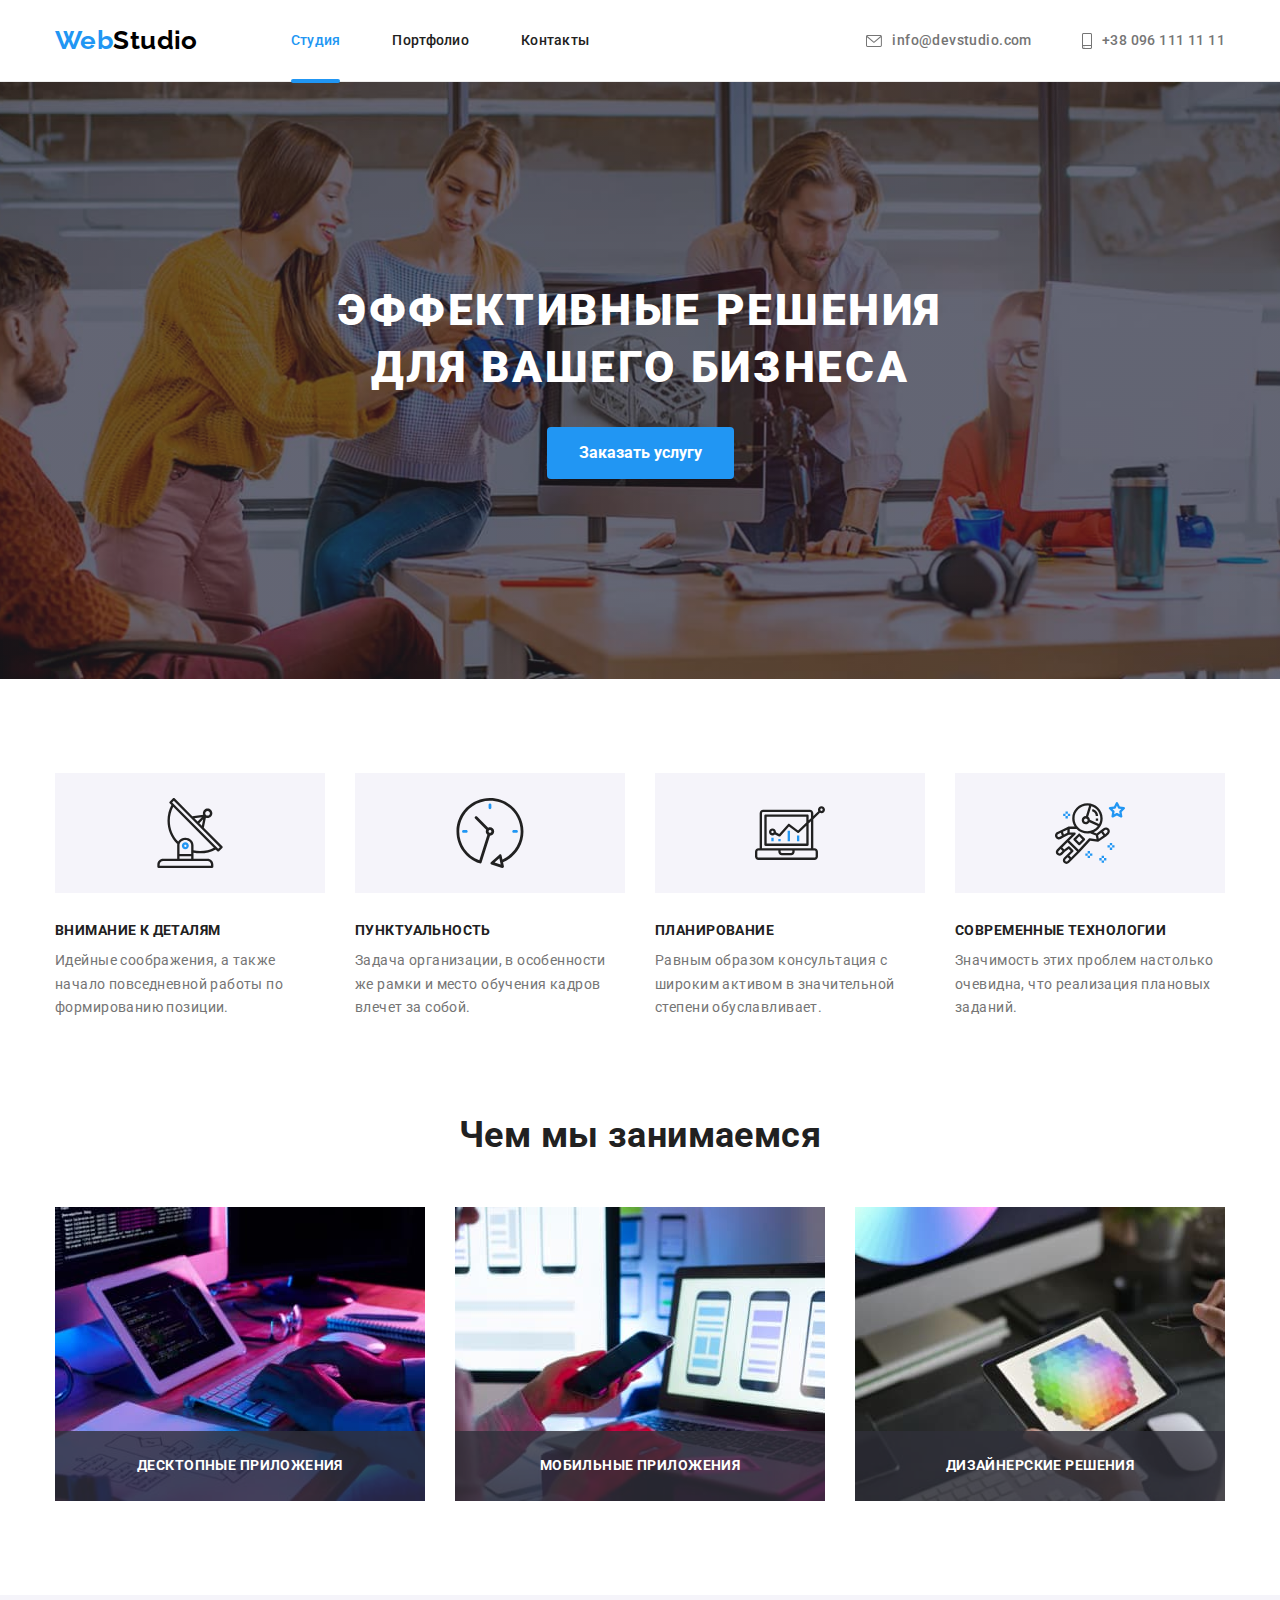
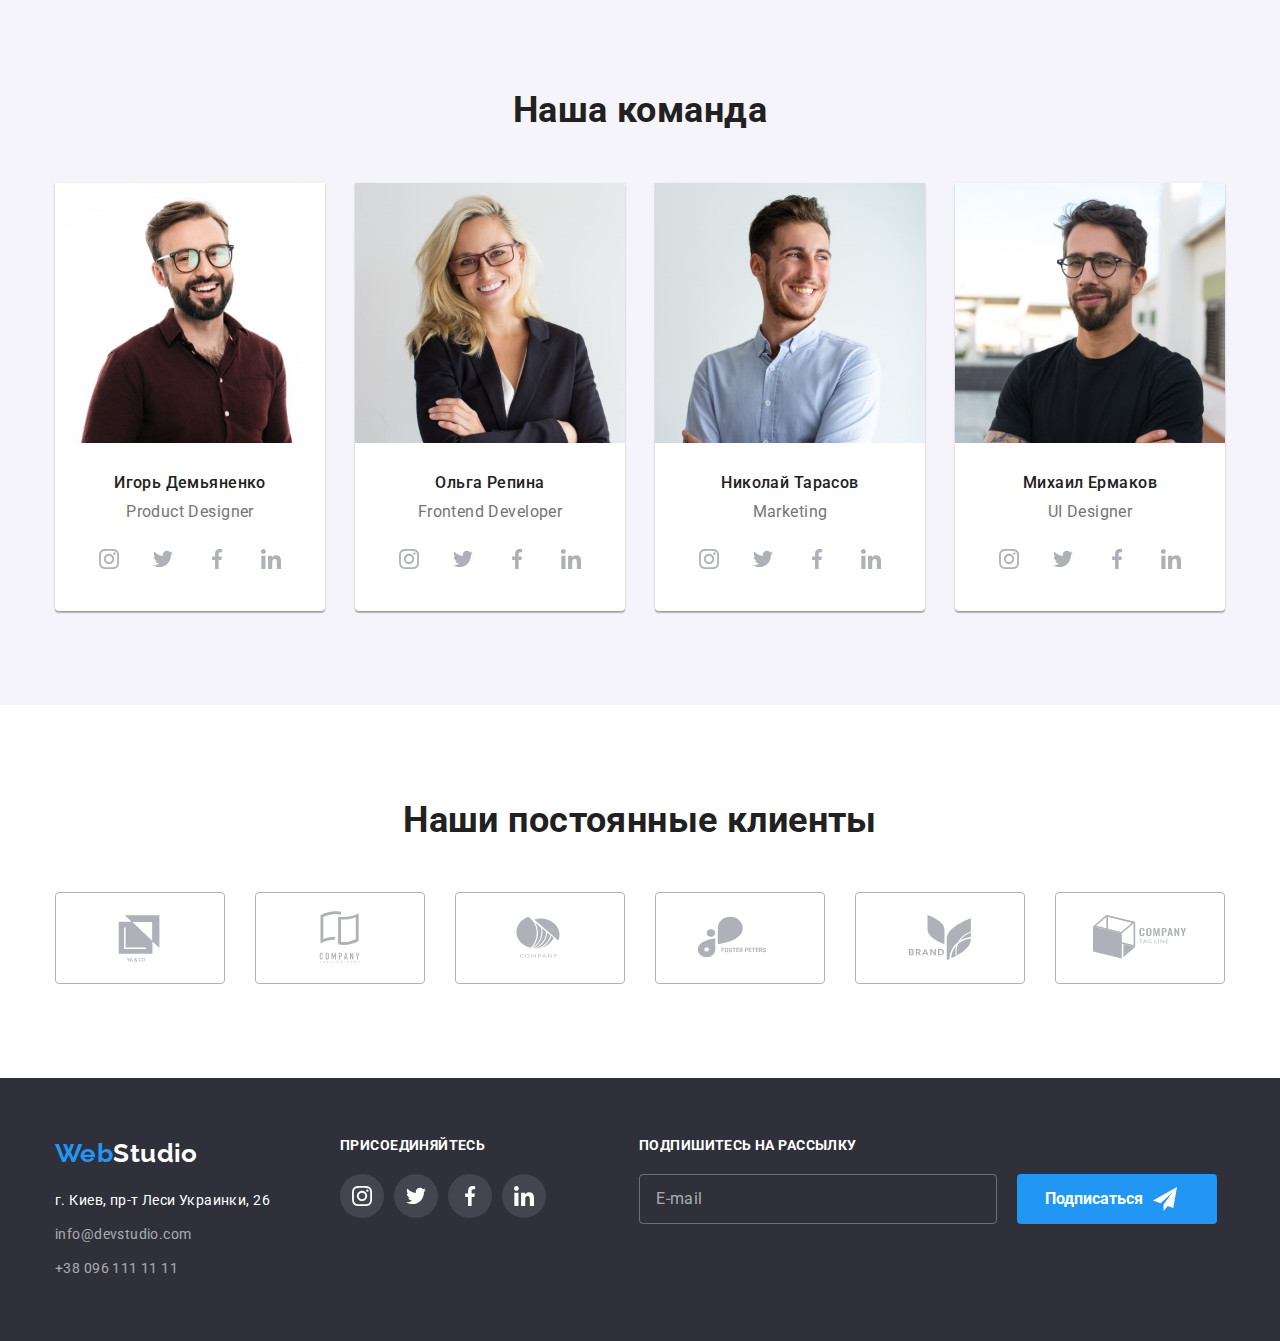
<file: index.html>
<!DOCTYPE html>
<html lang="en">
<head>
    <meta charset="UTF-8">
    <meta http-equiv="X-UA-Compatible" content="IE=edge">
    <meta name="viewport" content="width=device-width, initial-scale=1.0">
    <title>Document</title>
    <link rel="preconnect" href="https://fonts.googleapis.com">
    <link rel="preconnect" href="https://fonts.gstatic.com" crossorigin>
    <link href="https://fonts.googleapis.com/css2?family=Raleway:wght@700&family=Roboto:wght@400;500;700;900&display=swap"
        rel="stylesheet">
        <link rel="stylesheet" href="https://cdnjs.cloudflare.com/ajax/libs/modern-normalize/1.1.0/modern-normalize.min.css">
    <link rel="stylesheet" type="text/css" href="./css/style.css" />
</head>
<body>
  <!--Site header-->  
<header class="header">
    <div class="container header-container">
   <nav class="header-nav">  <!--Navigation-->
      <a href="/" class="logo link">Web<span class="logo-2-part link">Studio</span></a> <!--home page link-->
        <ul class="header-nav-list">
            <li class="header-nav-item"><a href="./index.html" class="header-nav-link link current">Студия</a></li>
            <li class="header-nav-item"><a href="./portfolio.html" class="header-nav-link link">Портфолио</a></li>
            <li class="header-nav-item"><a href="" class="header-nav-link link">Контакты</a></li>
        </ul>
   </nav> 
        <ul class="contacts"> <!--Contacts-->
            <li class="contacts-item"> 
                <a href="mailto:info@devstudio.com" class="contacts-link link">
                    <svg class="icon-header" style=" width: 16px; height: 12px;">
                        <use href="./images/symbol-defs.svg#icon-mail ">
                        </use>
                    </svg>
                    info@devstudio.com</a>
                </li>
            <li class="contacts-item">
                <a href="tel:+380961111111 " class="contacts-link link"><svg class="icon-header" style="width: 10px; height: 16px;">
                    <use href="./images/symbol-defs.svg#icon-tel"></use>
                    </svg>
                    +38 096 111 11 11</a>
            </li>
        </ul>
        </div>
</header>
<main>
    <!--Main content-->
    <section class="hero">
        <div class="container">
        <h1 class="hero-title">Эффективные решения для вашего бизнеса</h1>
        <button type="button" name="button" class="hero-button" data-open-modal>Заказать услугу</button> <!--Road to the page with prices-->
        </div>
    </section>
    <section class="section">
        <div class="container">
        <h2 class="visually-hidden">Наши преимущества</h2> <!--hidden by styles-->
        <ul class="advantage">
            <li class="advantage-item">
                <div class="icon-container">
                <svg class="icon-advantage" width="70px" height="70px">
                    <use href= "./images/symbol-defs.svg#icon-antenna"></use>
                </svg>
                </div>
                <h3 class="advantage-title">Внимание к деталям</h3>
                <p class="advantage-text">Идейные соображения, а также начало повседневной работы по формированию позиции.</p>
            </li>
            <li class="advantage-item">
                <div class="icon-container">
                <svg class="icon-advantage" width="70px" height="70px">
                    <use href="./images/symbol-defs.svg#icon-clock"></use>
                </svg>
                </div>
                <h3 class="advantage-title">Пунктуальность</h3>
                <p class="advantage-text">Задача организации, в особенности же рамки и место обучения кадров влечет за собой.</p>
            </li>
            <li class="advantage-item">
                <div class="icon-container">
             <svg class="icon-advantage" width="70px" height="70px">
                 <use href="./images/symbol-defs.svg#icon-diagram"></use>
            </svg>
            </div>
                <h3 class="advantage-title">Планирование</h3>
                <p class="advantage-text">Равным образом консультация с широким активом в значительной степени обуславливает.</p>
            </li>
            <li class="advantage-item">
                <div class="icon-container">
                <svg class="icon-advantage" width="70px" height="70px">
                    <use href="./images/symbol-defs.svg#icon-astronaut"></use>
                </svg>
                </div>
                <h3 class="advantage-title">Современные технологии</h3>
                <p class="advantage-text">Значимость этих проблем настолько очевидна, что реализация плановых заданий.</p>
            </li>
        </ul>
        </div>
    </section>
    <section class="section works">
        <div class="container">
        <h2 class="works-title">Чем мы занимаемся</h2> 
        <ul class=" works-list">
            <li class="works-item">
                <img class="work-link" src="./images/what_are_we_doing/hand_on_keyboard.jpg" alt=" hand on keyboard" width="370" height="295">
            <div class="works-link-cont">
                <h3 class="works-link-title">
                    ДЕСКТОПНЫЕ ПРИЛОЖЕНИЯ
                </h3>
            </div>
            </li>
            <li class="works-item">
                <img class="work-link" src="./images/what_are_we_doing/phone_and_laptop.jpg" alt="phone and laptop" width="370" height="295">
            <div class="works-link-cont">
                <h3 class="works-link-title">
                    МОБИЛЬНЫЕ ПРИЛОЖЕНИЯ
                </h3>
            </div>
            </li>
            <li class="works-item">
                <img class="work-link" src="./images/what_are_we_doing/tablet.jpg" alt="tablet" width="370" height="295">
            <div class="works-link-cont">
                <h3 class="works-link-title">
                    ДИЗАЙНЕРСКИЕ РЕШЕНИЯ 
                </h3>
            </div>
            </li>
        </ul>
        </div>
    </section>
    <section class="section team">
        <div class="container">
        <h2 class="team-main-title">Наша команда</h2>
        <ul class="team-list">
            <li class="team-item">
                <img src="./images/our_team/igor_demyanenko.jpg" alt="Igor Demyanenko" width="270" height="260">
                <div class="team-desc">
                <h3 class="team-title">Игорь Демьяненко</h3>
                <p class="team-text">Product Designer</p>
                <ul class="social-list">
                    <li class="social-item">
                        <a href="" class="social-link link">
                        <svg class="icon-social" width="20px" height="20px">
                            <use href="./images/symbol-defs.svg#icon-instagram">
                            </use>
                        </svg>
                        </a>
                    <li class="social-item">
                        <a href="" class="social-link link">
                            <svg class="icon-social" width="20px" height="20px">
                                <use href="./images/symbol-defs.svg#icon-twitter">
                                </use>
                            </svg>
                        </a>
                    <li class="social-item">
                        <a href="" class="social-link link">
                            <svg class="icon-social"  width="20px" height="20px">
                                <use href="./images/symbol-defs.svg#icon-facebook">
                                </use>
                            </svg>
                        </a>
                         </li>
                    <li class="social-item">
                        <a href="" class="social-link link">
                            <svg class="icon-social" width="20px" height="20px">
                                <use href="./images/symbol-defs.svg#icon-linkedin">
                                </use>
                            </svg>
                        </a>
                </ul>
                </div>
            </li>
            <li class="team-item">
                <img src="./images/our_team/olga_repina.jpg" alt="Olga Repina" width="270" height="260">
                <div class="team-desc">
                <h3 class="team-title">Ольга Репина</h3>
                <p class="team-text">Frontend Developer</p>
                <ul class="social-list">
                    <li class="social-item">
                        <a href="" class="social-link link">
                            <svg class="icon-social" width="20px" height="20px">
                                <use href="./images/symbol-defs.svg#icon-instagram">
                                </use>
                            </svg>
                        </a>
                    <li class="social-item">
                        <a href="" class="social-link link">
                            <svg class="icon-social" width="20px" height="20px">
                                <use href="./images/symbol-defs.svg#icon-twitter">
                                </use>
                            </svg>
                        </a>
                    <li class="social-item">
                        <a href="" class="social-link link">
                            <svg class="icon-social" width="20px" height="20px">
                                <use href="./images/symbol-defs.svg#icon-facebook">
                                </use>
                            </svg>
                        </a>
                    </li>
                    <li class="social-item">
                        <a href="" class="social-link link">
                            <svg class="icon-social" width="20px" height="20px">
                                <use href="./images/symbol-defs.svg#icon-linkedin">
                                </use>width="20px" height="20px"width="20px" height="20px"width="20px" height="20px"width="20px" height="20px"
                            </svg>
                        </a>
                </ul>
                </div>
            </li>
            <li class="team-item">
                <img src="./images/our_team/nikolay_tarasov.jpg" alt="Nikolay Tarasov" width="270" height="260">
                <div class="team-desc">
                <h3 class="team-title">Николай Тарасов</h3>
                <p class="team-text">Marketing</p>
                <ul class="social-list">
                    <li class="social-item">
                        <a href="" class="social-link link">
                            <svg class="icon-social" width="20px" height="20px">
                                <use href="./images/symbol-defs.svg#icon-instagram">
                                </use>
                            </svg>
                        </a>
                    <li class="social-item">
                        <a href="" class="social-link link">
                            <svg class="icon-social" width="20px" height="20px">
                                <use href="./images/symbol-defs.svg#icon-twitter">
                                </use>
                            </svg>
                        </a>
                    <li class="social-item">
                        <a href="" class="social-link link">
                            <svg class="icon-social" width="20px" height="20px">
                                <use href="./images/symbol-defs.svg#icon-facebook">
                                </use>
                            </svg>
                        </a>
                    </li>
                    <li class="social-item">
                        <a href="" class="social-link link">
                            <svg class="icon-social" width="20px" height="20px">
                                <use href="./images/symbol-defs.svg#icon-linkedin">
                                </use>
                            </svg>
                        </a>
                </ul>
                </div>
            </li>
            <li class="team-item">
                <img src="./images/our_team/mikhail_ermakov.jpg" alt="Mikhail Ermakov" width="270" height="260">
                <div class="team-desc">
                <h3 class="team-title">Михаил Ермаков</h3>
                <p class="team-text">UI Designer</p>
                <ul class="social-list">
                    <li class="social-item">
                        <a href="" class="social-link link">
                            <svg class="icon-social" width="20px" height="20px">
                                <use href="./images/symbol-defs.svg#icon-instagram">
                                </use>
                            </svg>
                        </a>
                    <li class="social-item">
                        <a href="" class="social-link link">
                            <svg class="icon-social" width="20px" height="20px">
                                <use href="./images/symbol-defs.svg#icon-twitter">
                                </use>
                            </svg>
                        </a>
                    <li class="social-item">
                        <a href="" class="social-link link">
                            <svg class="icon-social" width="20px" height="20px">
                                <use href="./images/symbol-defs.svg#icon-facebook">
                                </use>
                            </svg>
                        </a>
                    </li>
                    <li class="social-item">
                        <a href="" class="social-link link">
                            <svg class="icon-social" width="20px" height="20px">
                                <use href="./images/symbol-defs.svg#icon-linkedin">
                                </use>
                            </svg>
                        </a>
                </ul>
                </div>
            </li>
        </ul>
        </div>
    </section>
    <section class="section clients">
        <div class="container">
            <h2 class="clients-title">Наши постоянные клиенты</h2>
            <ul class="clients-list">
                <li class="clients-item">
                    <a href="" class="clients-link link">
                        <svg class="icon-clients" width="106px" height="60px">
                            <use href="./images/symbol-defs.svg#icon-company1"></use>
                        </svg>
                    </a>
                </li>
                <li class="clients-item">
                    <a href="" class="clients-link link">
                        <svg class="icon-clients"  width="106px" height="60px">
                            <use href="./images/symbol-defs.svg#icon-company2"></use>
                        </svg>
                    </a>
                </li>
                <li class="clients-item">
                    <a href="" class="clients-link link">
                        <svg class="icon-clients" width="106px" height="60px">
                            <use href="./images/symbol-defs.svg#icon-company3"></use>
                        </svg>
                    </a>
                </li>
                <li class="clients-item">
                    <a href="" class="clients-link link">
                        <svg class="icon-clients" width="106px" height="60px">
                            <use href="./images/symbol-defs.svg#icon-company4"></use>
                        </svg>
                    </a>
                </li>
                <li class="clients-item">
                    <a href="" class="clients-link link">
                        <svg class="icon-clients" width="106px" height="60px">
                            <use href="./images/symbol-defs.svg#icon-company5"></use>
                        </svg>
                    </a>
                </li>
                <li class="clients-item">
                    <a href="" class="clients-link link">
                        <svg class="icon-clients" width="106px" height="60px">
                            <use href="./images/symbol-defs.svg#icon-company6"></use>
                        </svg>
                    </a>
                </li>
            </ul>

        </div>

    </section>
</main>
<footer class="footer">
    <div class=" container footer-container">
        <div class="footer-block">
        <a href="/" class="logo-footer link">Web<span class="logo-2-part-footer link">Studio</span></a>
        <address class="address ">
            <!--Contacts-->
            <ul class="footer-contacts">
                <li class="footer-item real-address">г. Киев, пр-т Леси Украинки, 26</li>
                <li class="footer-item"><a href="mailto:info@devstudio.com" class="footer-link link">info@devstudio.com</a>
                </li>
                <li class="footer-item"><a href="tel:+380961111111 " class="footer-link link">+38 096 111 11 11</a></li>
            </ul>
    </address>
        </div>
        <div class="footer-block">
        <h3 class="footer-social-title">ПРИСОЕДИНЯЙТЕСЬ</h3>
        <ul class="social-list-footer">
            <li class="social-item-footer">
                <a href="" class="social-link-footer link">
                    <svg class="icon-social-footer" style="width: 20px; height: 20px;">
                        <use href="./images/symbol-defs.svg#icon-instagram">
                        </use>
                    </svg>
                </a>
            <li class="social-item-footer">
                <a href="" class="social-link-footer link">
                    <svg class="icon-social-footer" style="width: 20px; height: 20px;">
                        <use href="./images/symbol-defs.svg#icon-twitter">
                        </use>
                    </svg>
                </a>
            <li class="social-item-footer">
                <a href="" class="social-link-footer link">
                    <svg class="icon-social-footer" style="width: 20px; height: 20px;">
                        <use href="./images/symbol-defs.svg#icon-facebook">
                        </use>
                    </svg>
                </a>
            </li>
            <li class="social-item-footer">
                <a href="" class="social-link-footer link">
                    <svg class="icon-social-footer" style="width: 20px; height: 20px;">
                        <use href="./images/symbol-defs.svg#icon-linkedin">
                        </use>
                    </svg>
                </a>
        </ul>
        </div>
        <div class="footer-block">
            <label class="footer-label">Подпишитесь на рассылку</label>
            <div class="footer-mailing">
            <input class="footer-input" type="email" name="mail" id="mail" placeholder="E-mail" />
            <button class="footer-submit-btn" type="submit">Подписаться 
                <svg class="icon-footer-send" width="24px" height="24px">
                    <use href="./images/symbol-defs.svg#icon-footer-send">
                    </use>
                </svg>
            </button>
            </div>
        </div>
    </div>
        
</footer>
        <div class="backdrop is-hidden" data-backdrop>
            <div class="modal">
                <p class="modal-title">Оставьте свои данные, мы вам перезвоним</p>
                <button type="button" name="button" class="btn-modal" data-close-modal>
                    <svg class="icon-close-black" width="18px" height="18px">
                        <use href="./images/symbol-defs.svg#icon-close-black">
                        </use>
                    </svg>
                </button>
                <form action="" class="modal-form">
                    <div class="form-field">
                        <label for="name">
                            Имя</label>
                        <span class="input-wrapper">
                        <input class="modal-input" type="text" name="name" id="name"  autofocus />
                        <svg class="modal-icons" width="18px" height="18px">
                         <use href="./images/symbol-defs.svg#icon-modal-name">
                        </use>
                        </svg></span>
                    </div>
                    <div class="form-field">
                        <label for="tel">Телефон</label>
                        <span class="input-wrapper">
                        <input class="modal-input" type="tel" name="tel" id="tel"  />
                        <svg class="modal-icons" width="18px" height="18px">
                         <use href="./images/symbol-defs.svg#icon-modal-tel">
                        </use>
                        </svg></span>
                    </div>
                
                    <div class="form-field">
                        <label for="mail">Почта</label>
                        <span class="input-wrapper">
                        <input class="modal-input" type="email" name="mail" id="mail"  />
                        <svg class="modal-icons" width="18px" height="18px">
                         <use href="./images/symbol-defs.svg#icon-modal-email">
                        </use>
                        </svg></span>
                    </div>
                    <div class="form-field">
                        <label for="comment">Комментарий</label>
                        <textarea  class="modal-comment" name="comment" id="comment" rows="8" placeholder="Введите текст"></textarea>
                    </div>
                        <input class="modal-checkbox visually-hidden" type="checkbox" name="policy"  id="modal-checkbox" />
                        <label for="modal-checkbox" class="check-text">
                        <span>
                            <svg class="icon-check" width="11px" height="8px">
                                <use href="./images/symbol-defs.svg#icon-check"></use>
                            </svg>
                        </span>
                        Соглашаюсь с рассылкой и принимаю&nbsp;<a href="">Условия договора</a></label>
                    <button class="submit-btn" type="submit">Отправить</button>
                </form>
            </div>
        </div>
<script src="./js/modal.js"></script>
</body>
</html>
</file>
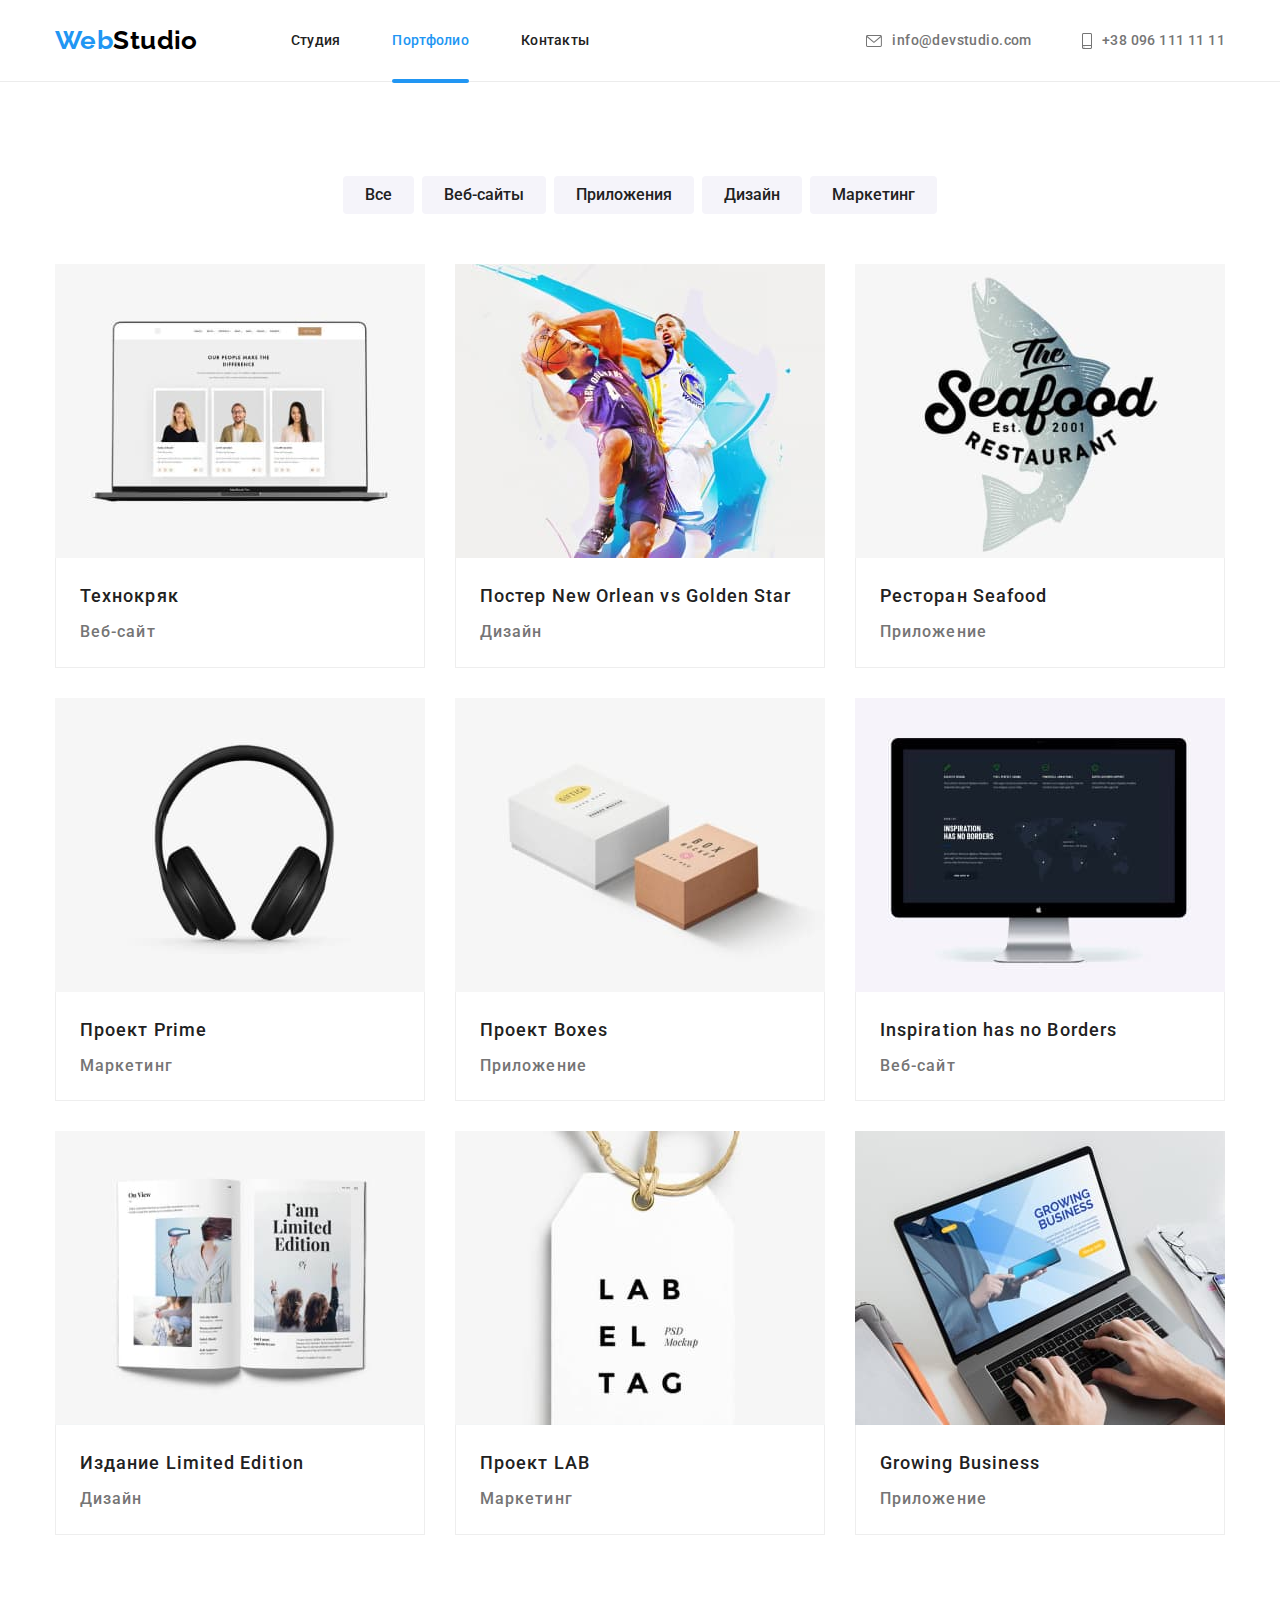
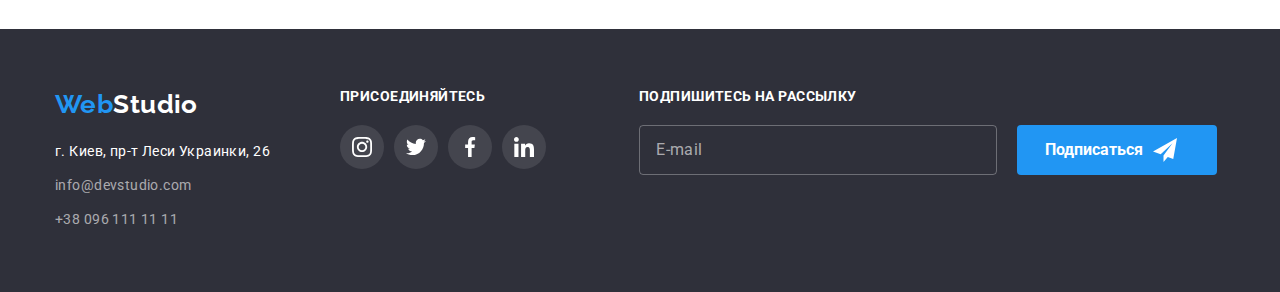
<file: portfolio.html>
<!DOCTYPE html>
<html lang="en">
  <head>
    <meta charset="UTF-8" />
    <meta http-equiv="X-UA-Compatible" content="IE=edge" />
    <meta name="viewport" content="width=device-width, initial-scale=1.0" />
    <title>Document</title>
    <link rel="preconnect" href="https://fonts.googleapis.com" />
    <link rel="preconnect" href="https://fonts.gstatic.com" crossorigin />
    <link
      href="https://fonts.googleapis.com/css2?family=Raleway:wght@700&family=Roboto:wght@400;500;700;900&display=swap"
      rel="stylesheet"
    />
    <link rel="stylesheet" href="https://cdnjs.cloudflare.com/ajax/libs/modern-normalize/1.1.0/modern-normalize.min.css">
    <link rel="stylesheet" type="text/css" href="./css/style.css" />
  </head>
  <body>
    <!--Site header-->
<header class="header">
  <div class="container header-container">
    <nav class="header-nav">
      <!--Navigation-->
      <a href="/" class="logo link">Web<span class="logo-2-part link">Studio</span></a>
      <!--home page link-->
      <ul class="header-nav-list">
        <li class="header-nav-item"><a href="./index.html" class="header-nav-link link">Студия</a></li>
        <li class="header-nav-item"><a href="./portfolio.html" class="header-nav-link link current">Портфолио</a></li>
        <li class="header-nav-item"><a href="" class="header-nav-link link">Контакты</a></li>
      </ul>
    </nav>
    <ul class="contacts">
      <!--Contacts-->
      <li class="contacts-item">
        <a href="mailto:info@devstudio.com" class="contacts-link link">
          <svg class="icon-header" style=" width: 16px; height: 12px;">
            <use href="./images/symbol-defs.svg#icon-mail ">
            </use>
          </svg>
          info@devstudio.com</a>
      </li>
      <li class="contacts-item">
        <a href="tel:+380961111111 " class="contacts-link link"><svg class="icon-header"
            style="width: 10px; height: 16px;">
            <use href="./images/symbol-defs.svg#icon-tel"></use>
          </svg>
          +38 096 111 11 11</a>
      </li>
    </ul>
  </div>
</header>
    <main>
      <!-- Main content -->
      <section class="section">
        <div class="container">
      <h1 class="visually-hidden">Страница портфолио</h1>
      <!--Hidden by styles-->
        <ul class="portfolio-nav">
          <!--navigation on portfolio-->
          <li class="portfolio-nav-item" ><button type="button" class="button">Все</button></li>
          <li class="portfolio-nav-item" ><button type="button" class="button">Веб-сайты</button></li>
          <li class="portfolio-nav-item" ><button type="button" class="button">Приложения</button></li>
          <li class="portfolio-nav-item" ><button type="button" class="button">Дизайн</button></li>
          <li class="portfolio-nav-item" ><button type="button" class="button">Маркетинг</button></li>
        </ul>
        <!--work example-->
        <ul class="ourworks">
          <li class="ourworks-item" >
            <a href="/" class="ourworks-link link">
            <div class="ourworks-thumb">
              <img src="./images/portfolio/technocrack.jpg" alt="technocrack" 
              width="370"
              height="295"/>
                <p class="product-text">
                  Технокряк это современная площадка распространения коронавируса. Компании используют эту платформу для цифрового
                  шпионажа и атак на защищённые сервера конкурентов.
                </p>
            </div>
              <div class="ourworks-content">
              <h2 class="ourworks-title">Технокряк</h2>
              <p class="ourworks-text">Веб-сайт</p>
              </div>
            </a>
          </li>
          <li class="ourworks-item">
            <a href="/" class="ourworks-link link">
            <div class="ourworks-thumb">
              <img
                src="./images/portfolio/new_orlean_vs_golden_star.jpg"
                alt="new_orlean_vs_golden_star"
                width="370"
                height="295"/> 
                <p class="product-text">
                  Технокряк это современная площадка распространения коронавируса. Компании используют эту платформу для цифрового
                  шпионажа и атак на защищённые сервера конкурентов.
                </p>
              </div>
                <div class="ourworks-content">
              <h2 class="ourworks-title">Постер New Orlean vs Golden Star</h2>
              <p class="ourworks-text">Дизайн</p>
              </div>
            </a>
          </li>
          <li class="ourworks-item" >
            <a href="/" class="ourworks-link link">
            <div class="ourworks-thumb">
              <img
                src="./images/portfolio/seafood.jpg"
                alt="seafood"
                width="370"
                height="295"/>
                
                  <p class="product-text">
                    Технокряк это современная площадка распространения коронавируса. Компании используют эту платформу для цифрового
                    шпионажа и атак на защищённые сервера конкурентов.
                  </p>
               
                </div>
              <div class="ourworks-content">
              <h2 class="ourworks-title">Ресторан Seafood</h2>
              <p class="ourworks-text">Приложение</p>
              </div>
            </a>
          </li>
          <li class="ourworks-item">
            <a href="/" class="ourworks-link link">
            <div class="ourworks-thumb">
              <img
                src="./images/portfolio/prime.jpg"
                alt="prime"
                width="370"
                height="295"
              />
              
              <p class="product-text">
              Технокряк это современная площадка распространения коронавируса. Компании используют эту платформу для цифрового
              шпионажа и атак на защищённые сервера конкурентов.
              </p>
              
              </div>
              <div class="ourworks-content">
              <h2 class="ourworks-title">Проект Prime</h2>
              <p class="ourworks-text">Маркетинг</p>
              </div>
            </a>
          </li>
          <li class="ourworks-item">
            <a href="/" class="ourworks-link link">
            <div class="ourworks-thumb">
              <img
                src="./images/portfolio/boxes.jpg"
                alt="boxes"
                width="370"
                height="295"
              />          
                              <p class="product-text">
                                Технокряк это современная площадка распространения коронавируса. Компании используют эту платформу для цифрового
                                шпионажа и атак на защищённые сервера конкурентов.
                              </p>
                            
                            </div>
              <div class="ourworks-content">
              <h2 class="ourworks-title">Проект Boxes</h2>
              <p class="ourworks-text">Приложение</p>
              </div>
            </a>
          </li>
          <li class="ourworks-item" >
            <a href="/" class="ourworks-link link">
            <div class="ourworks-thumb">
              <img
                src="./images/portfolio/inspiration_has_no_borders.jpg"
                alt="inspiration_has_no_borders"
                width="370"
                height="295"
              />
                            
                              <p class="product-text">
                                Технокряк это современная площадка распространения коронавируса. Компании используют эту платформу для цифрового
                                шпионажа и атак на защищённые сервера конкурентов.
                              </p>
                            
                            </div>
              <div class="ourworks-content">
              <h2 class="ourworks-title">Inspiration has no Borders</h2>
              <p class="ourworks-text">Веб-сайт</p>
              </div>
            </a>
          </li>
          <li class="ourworks-item">
            <a href="/" class="ourworks-link link">
            <div class="ourworks-thumb">
              <img
                src="./images/portfolio/limited_edition.jpg"
                alt="limited_edition"
                width="370"
                height="295"
              />
                            
                              <p class="product-text">
                                Технокряк это современная площадка распространения коронавируса. Компании используют эту платформу для цифрового
                                шпионажа и атак на защищённые сервера конкурентов.
                              </p>
                            
                            </div>
              <div class="ourworks-content">
              <h2 class="ourworks-title">Издание Limited Edition</h2>
              <p class="ourworks-text">Дизайн</p>
              </div>
            </a>
          </li>
          <li class="ourworks-item">
            <a href="/" class="ourworks-link link">
            <div class="ourworks-thumb">
              <img
                src="./images/portfolio/lab.jpg"
                alt="lab"
                width="370"
                height="295"
              />
                            
                              <p class="product-text">
                                Технокряк это современная площадка распространения коронавируса. Компании используют эту платформу для цифрового
                                шпионажа и атак на защищённые сервера конкурентов.
                              </p>
                            
                            </div>
              <div class="ourworks-content">
              <h2 class="ourworks-title">Проект LAB</h2>
              <p class="ourworks-text">Маркетинг</p>
              </div>
            </a>
          </li>
          <li class="ourworks-item">
            <a href="/ " class="ourworks-link link">
            <div class="ourworks-thumb">
              <img
                src="./images/portfolio/growing_business.jpg"
                alt="growing_business"
                width="370"
                height="295"
              />
                            
                              <p class="product-text">
                                Технокряк это современная площадка распространения коронавируса. Компании используют эту платформу для цифрового
                                шпионажа и атак на защищённые сервера конкурентов.
                              </p>
                            
                            </div>
              <div class="ourworks-content">
              <h2 class="ourworks-title">Growing Business</h2>
              <p class="ourworks-text">Приложение</p>
              </div>
            </a>
          </li>
        </ul>
        </div>
      </section>
    </main>
<footer class="footer">
  <div class=" container footer-container">
    <div class="footer-block">
      <a href="/" class="logo-footer link">Web<span class="logo-2-part-footer link">Studio</span></a>
      <address class="address ">
        <!--Contacts-->
        <ul class="footer-contacts">
          <li class="footer-item real-address">г. Киев, пр-т Леси Украинки, 26</li>
          <li class="footer-item"><a href="mailto:info@devstudio.com" class="footer-link link">info@devstudio.com</a>
          </li>
          <li class="footer-item"><a href="tel:+380961111111 " class="footer-link link">+38 096 111 11 11</a></li>
        </ul>
      </address>
    </div>
    <div class="footer-block">
      <h3 class="footer-social-title">ПРИСОЕДИНЯЙТЕСЬ</h3>
      <ul class="social-list-footer">
        <li class="social-item-footer">
          <a href="" class="social-link-footer link">
            <svg class="icon-social-footer" style="width: 20px; height: 20px;">
              <use href="./images/symbol-defs.svg#icon-instagram">
              </use>
            </svg>
          </a>
        <li class="social-item-footer">
          <a href="" class="social-link-footer link">
            <svg class="icon-social-footer" style="width: 20px; height: 20px;">
              <use href="./images/symbol-defs.svg#icon-twitter">
              </use>
            </svg>
          </a>
        <li class="social-item-footer">
          <a href="" class="social-link-footer link">
            <svg class="icon-social-footer" style="width: 20px; height: 20px;">
              <use href="./images/symbol-defs.svg#icon-facebook">
              </use>
            </svg>
          </a>
        </li>
        <li class="social-item-footer">
          <a href="" class="social-link-footer link">
            <svg class="icon-social-footer" style="width: 20px; height: 20px;">
              <use href="./images/symbol-defs.svg#icon-linkedin">
              </use>
            </svg>
          </a>
      </ul>
    </div>
    <div class="footer-block">
      <label class="footer-label">Подпишитесь на рассылку</label>
      <div class="footer-mailing">
        <input class="footer-input" type="email" name="mail" id="mail" placeholder="E-mail" />
        <button class="footer-submit-btn" type="submit">Подписаться
          <svg class="icon-footer-send" width="24px" height="24px">
            <use href="./images/symbol-defs.svg#icon-footer-send">
            </use>
          </svg>
        </button>
      </div>
    </div>
  </div>

</footer>
  </body>
</html>
</file>
<file: css/style.css>
:root {
  --primary-text-color: #212121;
  --text-color: #757575;
  --accent-color: #2196f3;
  --primary-white-color: #ffffff;
  --main-background-color: #f5f4fa;
}

.link {
  text-decoration: none;
}
.visually-hidden {
  position: absolute;
  width: 1px;
  height: 1px;
  margin: -1px;
  padding: 0;
  overflow: hidden;
  border: 0;
  clip: rect(0 0 0 0);
}

address {
  font-style: normal;
}

body {
  color: var(--primary-text-color);
  font-family: Roboto, sans-serif;
  font-size: 14px;
  line-height: 1.7;
  letter-spacing: 0.03em;
}
p,
h1,
h2,
h3,
h4,
h5,
h6 {
  margin: 0;
}

ul {
  margin: 0;
  padding-left: 0;
  list-style: none;
}

img {
  display: block;
  max-width: 100%;
  height: auto;
}

input {
  outline: none;
}

.container {
  width: 1200px;
  margin: 0 auto;
  padding-left: 15px;
  padding-right: 15px;
}

.section {
  padding-bottom: 94px;
  padding-top: 94px;
}

.works {
  padding-top: 0;
}

/* header */

.header {
  border-bottom: 1px solid #ececec;
}

.header-container {
  display: flex;
  align-items: center;
  padding-top: 25px;
  padding-bottom: 25px;
}

.header-nav {
  display: flex;
  align-items: center;
}

.logo {
  font-family: Raleway;
  font-weight: 700;
  font-size: 26px;
  line-height: 1.2;
  color: var(--accent-color);
  margin-right: 93px;
}

.logo-2-part {
  font-family: Raleway;
  font-weight: 700;
  font-size: 26px;
  line-height: 1.2;
  color: #000000;
}

.header-nav-list {
  display: flex;
  align-items: center;
}

.header-nav .header-nav-item:not(:last-child) {
  margin-right: 52px;
}

.header-nav-link {
  display: block;
  position: relative;
  font-family: Roboto;
  font-weight: 500;
  font-size: 14px;
  line-height: 1.1;
  letter-spacing: 0.02em;
  color: var(--primary-text-color);
  transition: color 250ms cubic-bezier(0.4, 0, 0.2, 1);
}

.current::after {
  display: block;
  content: "";
  position: absolute;
  left: 0;
  bottom: -35px;
  width: 100%;
  height: 4px;
  border-radius: 2px;
  background-color: var(--accent-color);
  transform: scaleX(1);
  opacity: 1;
}

.header-nav-link:hover,
.header-nav-link:focus {
  color: var(--accent-color);
}

.header-nav-link.current {
  color: var(--accent-color);
}

.contacts {
  margin-left: auto;
  display: flex;
  align-items: center;
}

.contacts-item:not(:last-child) {
  margin-right: 50px;
}

.contacts-link {
  display: flex;
  align-items: center;
  font-weight: 500;
  color: var(--text-color);
  transition: color 250ms cubic-bezier(0.4, 0, 0.2, 1);
}

.contacts-link:hover,
.contacts-link:focus {
  color: var(--accent-color);
}

.icon-header {
  fill: currentColor;
  margin-right: 10px;
}

/* hero*/
.hero {
  background-color: #2f303a;
  background-image: linear-gradient(
      rgba(47, 48, 58, 0.4),
      rgba(47, 48, 58, 0.4)
    ),
    url(../images/bg_img.jpg);
  background-repeat: no-repeat;
  background-position: center;
  background-size: cover;
  text-align: center;
  padding-top: 200px;
  padding-bottom: 200px;
}

.hero-title {
  font-weight: 900;
  font-size: 44px;
  line-height: 1.3;
  text-align: center;
  letter-spacing: 0.06em;
  text-transform: uppercase;
  color: var(--primary-white-color);
  margin: 0 auto;
  max-width: 700px;
}

.hero-button {
  background-color: var(--accent-color);
  color: var(--primary-white-color);
  cursor: pointer;
  font-family: Roboto;
  font-weight: 700;
  font-size: 16px;
  line-height: 1.8;
  border: none;
  border-radius: 4px;
  padding: 12px 32px;
  margin-top: 30px;
  transition: background-color 250ms cubic-bezier(0.4, 0, 0.2, 1);
}

.hero-button:hover,
.hero-button:focus {
  background-color: #188ce8;
}
/* advantage */
.advantage {
  display: flex;
}

.advantage-item:not(:last-child) {
  margin-right: 30px;
}

.icon-container {
  display: flex;
  align-items: center;
  justify-content: center;
  width: 270px;
  height: 120px;
  background-color: var(--main-background-color);
  margin-bottom: 30px;
}

.advantage-title {
  font-weight: 700;
  font-size: 14px;
  line-height: 1.1;
  color: var(--primary-text-color);
  text-transform: uppercase;
  margin-bottom: 10px;
}

.advantage-text {
  color: var(--text-color);
}
/* work */
.works-list {
  display: flex;
}

.works-item {
  display: block;
  box-sizing: border-box;
  position: relative;
}

.works-link-cont {
  display: block;
  box-sizing: border-box;
  position: absolute;
  left: 0;
  bottom: 0;
  width: 370px;
  height: 70px;
  background-color: rgba(47, 48, 58, 0.8);
}

.works-link-title {
  font-weight: 700;
  font-size: 14px;
  line-height: 1.1;
  text-align: center;
  padding-top: 27px;
  padding-bottom: 27px;
  color: var(--primary-white-color);
}

.works-item:not(:last-child) {
  margin-right: 30px;
}
.works-title {
  font-weight: 700;
  font-size: 36px;
  line-height: 1.2;
  text-align: center;
  color: var(--primary-text-color);
  margin-bottom: 50px;
}

/* team */
.team {
  background-color: var(--main-background-color);
}

.team-main-title {
  font-weight: 700;
  font-size: 36px;
  line-height: 1.2;
  text-align: center;
  color: var(--primary-text-color);
  margin-bottom: 50px;
}
.team-list {
  display: flex;
}
.team-item {
  background-color: var(--primary-white-color);
  box-shadow: 0px 1px 3px rgba(0, 0, 0, 0.12), 0px 1px 1px rgba(0, 0, 0, 0.14),
    0px 2px 1px rgba(0, 0, 0, 0.2);
  border-radius: 0px 0px 4px 4px;
}

.team-item:not(:last-child) {
  margin-right: 30px;
}

.team-desc {
  padding: 30px 0;
}

.team-title {
  font-weight: 500;
  font-size: 16px;
  line-height: 1.2;
  text-align: center;
  color: var(--primary-text-color);
  margin-bottom: 10px;
}

.team-text {
  font-size: 16px;
  line-height: 1.2;
  text-align: center;
  color: var(--text-color);
}

.social-list {
  display: flex;
  justify-content: center;
  margin-top: 16px;
}

.social-item {
  width: 44px;
  height: 44px;
}

.social-item + .social-item {
  margin-left: 10px;
}

.social-link {
  width: 100%;
  height: 100%;
  border-radius: 50%;
  background-color: #ffffff;
  display: flex;
  align-items: center;
  justify-content: center;
  transition: background-color 250ms cubic-bezier(0.4, 0, 0.2, 1);
}

.social-link:hover,
.social-link:focus {
  background-color: var(--accent-color);
}

.social-link:hover .icon-social,
.social-link:focus .icon-social {
  fill: var(--primary-white-color);
}

.icon-social {
  fill: #afb1b8;
  transition: fill 250ms cubic-bezier(0.4, 0, 0.2, 1);
}

/* clients */

.clients-title {
  font-weight: 700;
  font-size: 36px;
  line-height: 1.2;
  text-align: center;
  color: var(--primary-text-color);
  margin-bottom: 50px;
}

.clients-list {
  display: flex;
}

.clients-item {
  flex-basis: calc((100% - 150px) / 6);
  height: 92px;
}

.clients-item + .clients-item {
  margin-left: 30px;
}

.clients-link {
  width: 100%;
  height: 100%;
  border: 1px solid #afb1b8;
  background-color: #ffffff;
  display: flex;
  align-items: center;
  justify-content: center;
  border-radius: 4px;
  transition: border-color 250ms cubic-bezier(0.4, 0, 0.2, 1);
}

.clients-link:hover,
.clients-link:focus {
  border-color: var(--accent-color);
}

.clients-link:hover .icon-clients,
.clients-link:focus .icon-clients {
  fill: var(--accent-color);
}

.icon-clients {
  fill: #afb1b8;
  transition: fill 250ms cubic-bezier(0.4, 0, 0.2, 1);
}

/* porfolio */
.portfolio-nav {
  display: flex;
  align-items: center;
  justify-content: center;
  margin-bottom: 50px;
}

.portfolio-nav-item:not(:last-child) {
  margin-right: 8px;
}

.button {
  font-family: Roboto;
  font-weight: 500;
  font-size: 16px;
  line-height: 1.6;
  text-align: center;
  background-color: var(--main-background-color);
  color: var(--primary-text-color);
  cursor: pointer;
  border: none;
  padding: 6px 22px;
  border-radius: 4px;
  transition: color 250ms cubic-bezier(0.4, 0, 0.2, 1),
    background-color 250ms cubic-bezier(0.4, 0, 0.2, 1),
    box-shadow 250ms cubic-bezier(0.4, 0, 0.2, 1);
}

.button:hover,
.button:focus {
  color: var(--primary-white-color);
  background-color: var(--accent-color);
  box-shadow: 0px 3px 1px rgba(0, 0, 0, 0.1), 0px 1px 2px rgba(0, 0, 0, 0.08),
    0px 2px 2px rgba(0, 0, 0, 0.12);
  border-radius: 4px;
}

.ourworks {
  display: flex;
  flex-wrap: wrap;
  margin-top: -30px;
  margin-left: -30px;
}

.ourworks-content {
  border-left: 1px solid #eee;
  border-right: 1px solid #eee;
  border-bottom: 1px solid #eee;
  padding: 20px 24px;
}

.ourworks-item {
  flex-basis: calc((100% - 90px) / 3);
  margin-top: 30px;
  margin-left: 30px;
  transition: box-shadow 250ms cubic-bezier(0.4, 0, 0.2, 1);
}

.ourworks-thumb {
  position: relative;
  overflow: hidden;
}

.ourworks-item:hover .product-text {
  transform: translateX(0);
}

.ourworks-link:focus .product-text {
  transform: translateX(0);
}

.ourworks-link:focus {
  box-shadow: 0px 1px 1px rgba(0, 0, 0, 0.12), 0px 4px 4px rgba(0, 0, 0, 0.06),
    1px 4px 6px rgba(0, 0, 0, 0.16);
}

.ourworks-item:hover,
.ourworks-item:focus {
  box-shadow: 0px 1px 1px rgba(0, 0, 0, 0.12), 0px 4px 4px rgba(0, 0, 0, 0.06),
    1px 4px 6px rgba(0, 0, 0, 0.16);
}

.product-text {
  position: absolute;
  top: 0;
  left: 0;
  height: 100%;
  font-size: 18px;
  line-height: 1.5;
  color: var(--primary-white-color);
  background-color: rgba(33, 150, 243, 0.9);
  text-align: center;
  padding: 63px 24px;
  transform: translate(0, 100%);
  transition: transform 250ms cubic-bezier(0.4, 0, 0.2, 1);
}

.ourworks-link {
  display: block;
  font-weight: 500;
  font-size: 18px;
  line-height: 2;
  letter-spacing: 0.06em;
  color: var(--primary-text-color);
  transition: box-shadow 250ms cubic-bezier(0.4, 0, 0.2, 1);
}

.ourworks-title {
  font-weight: 500;
  font-size: 18px;
  line-height: 2;
  letter-spacing: 0.06em;
  color: var(--primary-text-color);
  margin-bottom: 4px;
}
.ourworks-text {
  font-size: 16px;
  line-height: 1.8;
  color: var(--text-color);
}
/* footer */

.footer {
  background-color: #2f303a;
  padding-top: 60px;
  padding-bottom: 60px;
}

.footer-container {
  display: flex;
}

.logo-footer {
  font-family: Raleway;
  font-weight: 700;
  font-size: 26px;
  line-height: 1.2;
  color: var(--accent-color);
}

.logo-2-part-footer {
  color: var(--primary-white-color);
  font-family: Raleway;
  font-weight: 700;
  font-size: 26px;
  line-height: 1.2;
}

.address {
  display: flex;
  margin-top: 20px;
}
.footer-block {
  display: flex;
  flex-direction: column;
}

.footer-block + .footer-block {
  margin-left: 70px;
}

.footer-item:not(:first-child) {
  margin-top: 10px;
}
.real-address {
  color: var(--primary-white-color);
}

.footer-link {
  color: rgba(255, 255, 255, 0.6);
}

.footer-social-title {
  font-size: 14px;
  line-height: 1.14;
  display: flex;
  color: var(--primary-white-color);
  margin-bottom: 20px;
}
.social-list-footer {
  display: flex;
  align-items: center;
}

.social-item-footer {
  width: 44px;
  height: 44px;
}

.social-item-footer + .social-item-footer {
  margin-left: 10px;
}

.social-link-footer {
  width: 100%;
  height: 100%;
  border-radius: 50%;
  background-color: rgba(255, 255, 255, 0.1);
  display: flex;
  align-items: center;
  justify-content: center;
  fill: var(--primary-white-color);
  transition: background-color 250ms cubic-bezier(0.4, 0, 0.2, 1);
}

.social-link-footer:hover,
.social-link-footer:focus {
  background-color: var(--accent-color);
}

.footer-label {
  font-weight: 700;
  font-size: 14px;
  line-height: 1.14;
  text-transform: uppercase;
  color: var(--primary-white-color);
  margin-bottom: 20px;
}

.footer-mailing {
  display: flex;
  justify-content: space-between;
}

.footer-block:last-child {
  margin-left: 93px;
}

.footer-input {
  display: flex;
  width: 358px;
  height: 50px;
  border: 1px solid rgba(255, 255, 255, 0.3);
  border-radius: 4px;
  background-color: transparent;
  padding-left: 16px;
  margin-right: 20px;
}

.footer-input:focus {
  background-color: transparent;
  color: var(--primary-white-color);
}

.footer-input::placeholder {
  font-size: 16px;
  line-height: 1.25;
  letter-spacing: 0.03em;
  color: rgba(255, 255, 255, 0.6);
}

.footer-submit-btn {
  background-color: var(--accent-color);
  color: var(--primary-white-color);
  cursor: pointer;
  font-family: Roboto;
  font-weight: 700;
  font-size: 16px;
  line-height: 1.8;
  border: none;
  border-radius: 4px;
  padding: 10px 28px;
  display: flex;
  width: 200px;
  height: 50px;
  text-align: center;
  align-items: center;
  transition: background-color 250ms cubic-bezier(0.4, 0, 0.2, 1);
}

.footer-submit-btn:hover,
.footer-submit-btn:focus {
  background-color: #188ce8;
}

.icon-footer-send {
  margin-left: 10px;
}

/* modal window */

.backdrop {
  position: fixed;
  top: 0;
  left: 0;
  width: 100%;
  height: 100%;
  background-color: rgba(0, 0, 0, 0.5);
  opacity: 1;
  transition: opacity 250ms cubic-bezier(0.4, 0, 0.2, 1),
    visibility 250ms cubic-bezier(0.4, 0, 0.2, 1);
}

.backdrop.is-hidden {
  visibility: hidden;
  opacity: 0;
  pointer-events: none;
}

.backdrop.is-hidden .modal {
  transform: translate(-50%, -50%) scale(1.1);
}

.modal {
  position: absolute;
  top: 50%;
  left: 50%;
  min-height: 581px;
  min-width: 528px;
  padding: 40px;
  background-color: #fff;
  transform: translate(-50%, -50%) scale(1);
  transition: transform 250ms cubic-bezier(0.4, 0, 0.2, 1);
}

.btn-modal {
  position: absolute;
  right: 0;
  top: 0;
  height: 30px;
  border-radius: 50%;
  border: 1px solid rgba(0, 0, 0, 0.1);
  cursor: pointer;
  background-color: var(--primary-white-color);
  margin-top: 8px;
  margin-right: 8px;
  display: flex;
  align-items: center;
  justify-content: center;
}

.icon-close-black {
  fill: #000000;
  width: 18px;
  height: 18px;
  transition: fill 250ms cubic-bezier(0.4, 0, 0.2, 1);
}

.btn-modal:focus .icon-close-black,
.btn-modal:hover .icon-close-black {
  fill: var(--accent-color);
}

.modal-title {
  font-weight: 700;
  font-size: 20px;
  line-height: 1.15;
  text-align: center;
  margin-bottom: 12px;
}

.form-field {
  display: flex;
  flex-direction: column;
  margin-bottom: 10px;
}

.form-field label {
  display: inline-block;
  font-size: 12px;
  line-height: 1.16;
  letter-spacing: 0.01em;
  color: var(--text-color);
  margin-bottom: 4px;
}

.modal-input {
  width: 100%;
  height: 40px;
  padding-left: 42px;
  border: 1px solid rgba(33, 33, 33, 0.2);
  border-radius: 4px;
  transition: border-color 250ms cubic-bezier(0.4, 0, 0.2, 1);
}

.input-wrapper {
  display: block;
  position: relative;
}

.modal-icons {
  position: absolute;
  top: 50%;
  transform: translateY(-50%);
  left: 12px;
  display: inline-block;
  color: var(--primary-text-color);
  transition: fill 250ms cubic-bezier(0.4, 0, 0.2, 1);
}

.modal-input:focus {
  border-color: var(--accent-color);
}

.modal-input:focus + .modal-icons {
  fill: var(--accent-color);
}

.modal-input:hover {
  cursor: pointer;
}

.modal-comment {
  padding-top: 12px;
  padding-left: 16px;
  outline: none;
  resize: none;
  border: 1px solid rgba(33, 33, 33, 0.2);
  transition: border-color 250ms cubic-bezier(0.4, 0, 0.2, 1);
}

.modal-comment::placeholder {
  line-height: 1.14;
  letter-spacing: 0.01em;
  color: rgba(117, 117, 117, 0.5);
}

.modal-comment:focus {
  border-color: var(--accent-color);
}

.check-text {
  color: var(--text-color);
  display: flex;
  position: relative;
  align-items: center;
  margin-bottom: 30px;
}

.check-text a {
  text-decoration-line: underline;
  color: var(--accent-color);
}

.check-text span {
  width: 16px;
  height: 15px;
  border: 2px solid var(--primary-text-color);
  border-radius: 3px;
  margin-right: 7px;
  display: flex;
  align-items: center;
  justify-content: center;
}

.modal-checkbox:checked + .check-text span {
  background-color: var(--accent-color);
  border: none;
}
.modal-form .submit-btn {
  align-items: center;
}

.submit-btn {
  background-color: var(--accent-color);
  color: var(--primary-white-color);
  cursor: pointer;
  font-family: Roboto;
  font-weight: 700;
  font-size: 16px;
  line-height: 1.8;
  border: none;
  border-radius: 4px;
  padding: 10px 56px;
  display: block;
  margin: 0 auto;
  transition: box-shadow 250ms cubic-bezier(0.4, 0, 0.2, 1),
    background-color 250ms cubic-bezier(0.4, 0, 0.2, 1);
}

.submit-btn:focus,
.submit-btn:hover {
  background: #188ce8;
  box-shadow: 0px 4px 4px rgba(0, 0, 0, 0.15);
}
</file>
